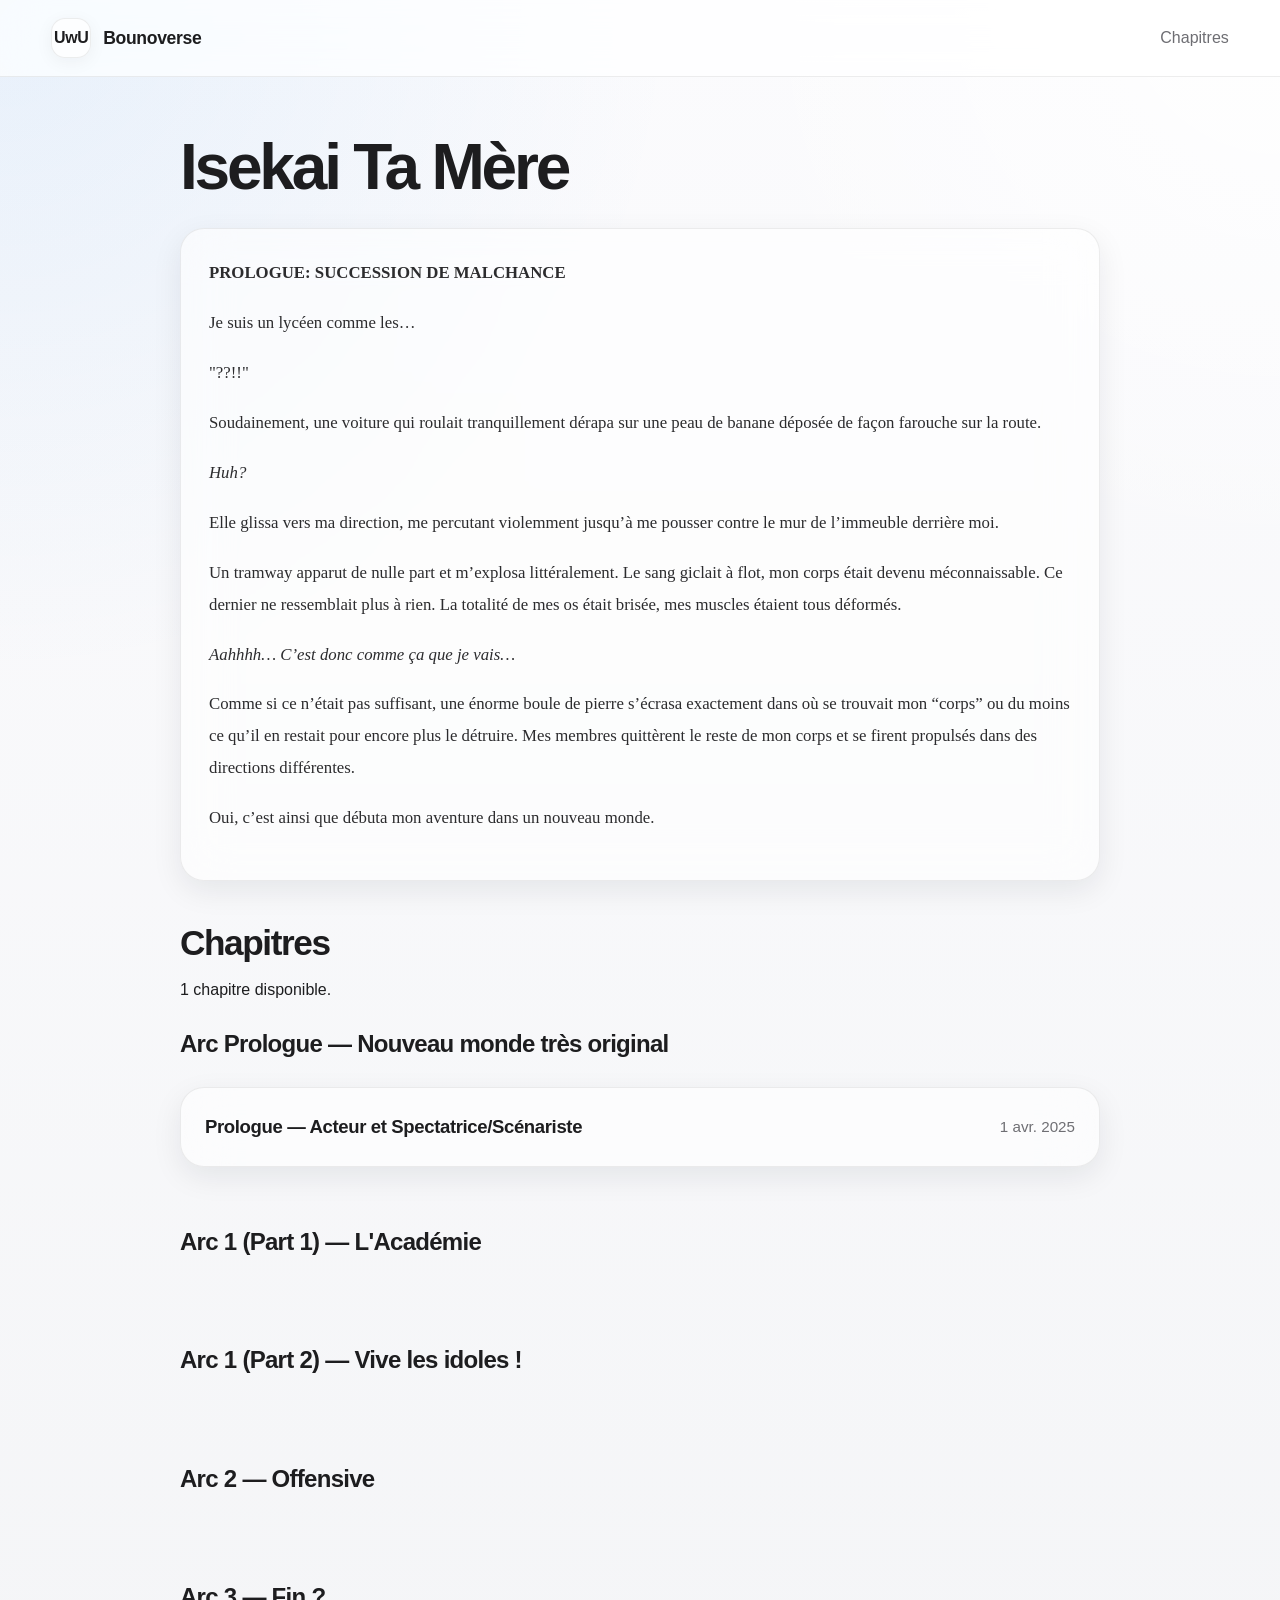
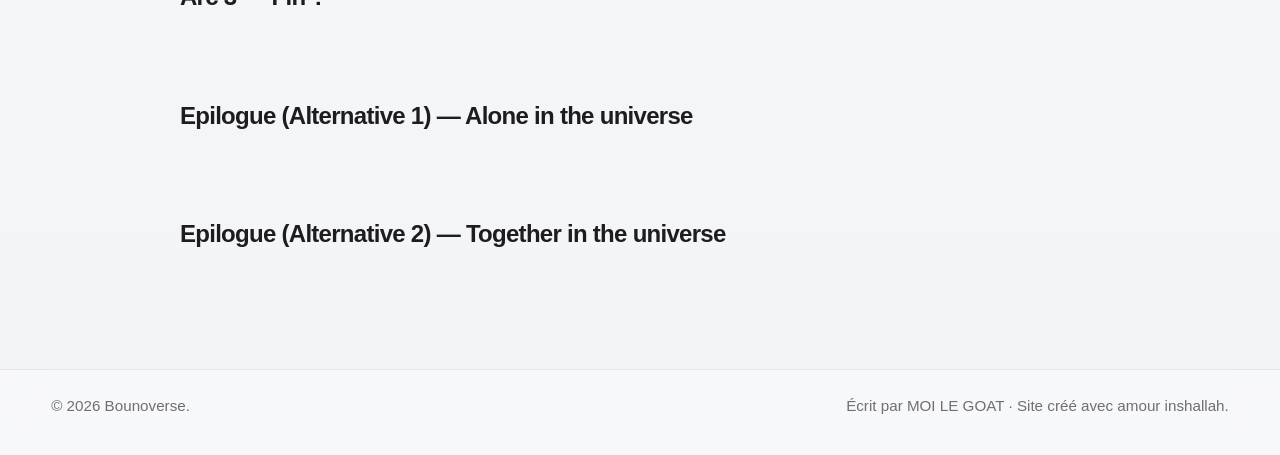
<file: index.html>
<!DOCTYPE html>
<html lang="fr">
<head>
  <meta charset="UTF-8" />
  <meta name="viewport" content="width=device-width, initial-scale=1.0" />
  <title>Bounoverse</title>
  <link rel="stylesheet" href="style.css" />
</head>
  
<body>
  <header>
    <div class="container nav">
      <a href="#" class="logo" onclick="goHome(); return false;">
        <span class="logo-mark">UwU</span>
        <span>Bounoverse</span>
      </a>

      <nav class="nav-links">
        <button class="link-button" type="button" onclick="goHomeAndScrollToChapters()">Chapitres</button>
      </nav>
    </div>
  </header>

  <main class="container main-shell">
    <section id="home-view" class="view">
      <div class="page-narrow">
        <section class="hero">
          <h1 id="story-title">Isekai Ta Mère</h1>
          <p id="story-subtitle">
          </p>

          <article class="hero-panel intro-box">
            <div class="reader-content no-padding">
              <div id="story-intro">Chargement…</div>
            </div>
          </article>
        </section>

        <section id="chapitres">
          <div class="section-head">
            <div>
              <h2>Chapitres</h2>
              <p id="chapters-count">Chargement des chapitres…</p>
            </div>
          </div>

          <div id="chapters-list" class="chapters-stack"></div>
          <p id="error-message" class="error-message hidden"></p>
        </section>
      </div>
    </section>

    <section id="chapter-view" class="view hidden">
      <div class="page-narrow">
        <div class="section-head">
          <div>
            <h2 id="chapter-story-title">Isekai Ta Mère</h2>
            <p id="chapter-subtitle">Chapitre</p>
          </div>
          <button class="btn btn-secondary" type="button" onclick="goHome()">← Retour</button>
        </div>

        <article class="reader single-reader">
          <div class="reader-content" id="chapter-content"></div>
        </article>

        <div class="hero-actions top-gap">
          <button class="btn btn-secondary" type="button" onclick="goHomeAndScrollToChapters()">Retour aux chapitres</button>
        </div>
      </div>
    </section>
  </main>

  <script src="app.js?v=5"></script>
  
  <footer class="site-footer">
    <div class="container footer-inner">
      <p>© 2026 Bounoverse.</p>
      <p>Écrit par MOI LE GOAT · Site créé avec amour inshallah.</p>
    </div>
  </footer>
</body>
</html>
</file>
<file: style.css>
:root {
  --bg: #f5f5f7;
  --panel: rgba(255, 255, 255, 0.58);
  --text: #1d1d1f;
  --muted: #6e6e73;
  --line: rgba(29, 29, 31, 0.08);
  --radius: 24px;
  --shadow: 0 10px 30px rgba(15, 23, 42, 0.08);
  --shadow-soft: 0 4px 18px rgba(15, 23, 42, 0.05);
  --max: 1200px;
}

* {
  margin: 0;
  padding: 0;
  box-sizing: border-box;
}

html {
  scroll-behavior: smooth;
}

body {
  font-family: -apple-system, BlinkMacSystemFont, "SF Pro Display", "SF Pro Text", "Helvetica Neue", Arial, sans-serif;
  background:
    radial-gradient(circle at top left, rgba(0, 113, 227, 0.08), transparent 28%),
    radial-gradient(circle at top right, rgba(255, 255, 255, 0.85), transparent 24%),
    linear-gradient(180deg, #fbfbfd 0%, #f3f4f6 100%);
  color: var(--text);
  line-height: 1.6;
  min-height: 100vh;
  -webkit-font-smoothing: antialiased;
  text-rendering: optimizeLegibility;
}

a {
  color: inherit;
  text-decoration: none;
}

button {
  font: inherit;
}

.container {
  width: min(92%, var(--max));
  margin: 0 auto;
}

.main-shell {
  padding-top: 36px;
  padding-bottom: 44px;
}

.page-narrow {
  max-width: 920px;
  margin: 0 auto;
}

.hidden {
  display: none !important;
}

header {
  position: sticky;
  top: 0;
  z-index: 50;
  backdrop-filter: saturate(180%) blur(22px);
  -webkit-backdrop-filter: saturate(180%) blur(22px);
  background: rgba(255, 255, 255, 0.72);
  border-bottom: 1px solid rgba(29, 29, 31, 0.08);
}

.nav {
  display: flex;
  align-items: center;
  justify-content: space-between;
  min-height: 76px;
  gap: 20px;
}

.logo {
  display: flex;
  align-items: center;
  gap: 12px;
  font-size: 1.1rem;
  font-weight: 700;
  letter-spacing: -0.02em;
}

.logo-mark {
  width: 40px;
  height: 40px;
  border-radius: 14px;
  display: grid;
  place-items: center;
  background: rgba(255, 255, 255, 0.72);
  border: 1px solid rgba(29, 29, 31, 0.08);
  box-shadow: var(--shadow-soft);
  font-size: 1rem;
}

.nav-links {
  display: flex;
  align-items: center;
  gap: 22px;
  color: var(--muted);
  font-weight: 500;
}

.link-button {
  background: transparent;
  border: none;
  color: inherit;
  cursor: pointer;
  padding: 0;
  transition: 0.2s ease;
}

.link-button:hover {
  color: var(--text);
}

.hero {
  padding-top: 22px;
}

.hero h1 {
  font-size: clamp(2.4rem, 5vw, 4.4rem);
  line-height: 1.02;
  letter-spacing: -0.05em;
  margin-bottom: 16px;
  font-weight: 700;
}

.hero p {
  color: var(--muted);
  font-size: 1.08rem;
}

.hero-actions {
  display: flex;
  flex-wrap: wrap;
  gap: 14px;
  margin-top: 22px;
}

.top-gap {
  margin-top: 28px;
}

.btn {
  display: inline-flex;
  align-items: center;
  justify-content: center;
  gap: 10px;
  min-height: 48px;
  padding: 0 22px;
  border-radius: 999px;
  font-weight: 600;
  transition: 0.2s ease;
  border: 1px solid transparent;
  cursor: pointer;
}

.btn-secondary {
  background: rgba(255, 255, 255, 0.72);
  border-color: var(--line);
  color: var(--text);
  box-shadow: var(--shadow-soft);
}

.btn-secondary:hover {
  background: rgba(255, 255, 255, 0.92);
  transform: translateY(-1px);
}

.hero-panel,
.novel-card,
.reader {
  background: var(--panel);
  border: 1px solid var(--line);
  border-radius: var(--radius);
  backdrop-filter: blur(24px);
  -webkit-backdrop-filter: blur(24px);
  box-shadow: var(--shadow);
}

.intro-box {
  margin-top: 28px;
  margin-bottom: 34px;
  padding: 28px;
}

.section-head {
  display: flex;
  align-items: end;
  justify-content: space-between;
  gap: 16px;
  margin-bottom: 22px;
}

.section-head h2 {
  font-size: clamp(1.55rem, 3vw, 2.2rem);
  margin-bottom: 6px;
  letter-spacing: -0.04em;
}

#chapitres {
  scroll-margin-top: 110px;
}

.chapters-stack {
  display: grid;
  grid-template-columns: 1fr;
  gap: 16px;
}

.arc-block + .arc-block {
  margin-top: 40px;
}

.arc-title {
  margin-bottom: 24px;
  font-size: 1.5rem;
  font-weight: 700;
  letter-spacing: -0.03em;
  color: var(--text);
}

.arc-chapters {
  display: grid;
  gap: 16px;
}

.novel-card {
  overflow: hidden;
  transition: 0.2s ease;
}

.novel-content {
  padding: 24px;
}

.chapter-row {
  display: flex;
  align-items: center;
  justify-content: space-between;
  gap: 18px;
}

.novel-content h3 {
  font-size: 1.16rem;
  letter-spacing: -0.02em;
}

.chapter-date {
  color: var(--muted);
  font-size: 0.95rem;
  white-space: nowrap;
  flex-shrink: 0;
}

.chapter-card-interactive {
  cursor: pointer;
}

.chapter-card-interactive:hover,
.chapter-card-interactive:focus-visible {
  background: rgba(230, 244, 255, 0.95);
  border-color: rgba(0, 113, 227, 0.22);
  box-shadow: 0 10px 24px rgba(0, 113, 227, 0.10);
  outline: none;
}

.chapter-card-interactive h3,
.chapter-card-interactive .chapter-date {
  transition: color 0.2s ease;
}

.chapter-card-interactive:hover h3,
.chapter-card-interactive:focus-visible h3,
.chapter-card-interactive:hover .chapter-date,
.chapter-card-interactive:focus-visible .chapter-date {
  color: #5ac8fa;
}

.reader {
  overflow: hidden;
  background: rgba(255, 255, 255, 0.76);
}

.single-reader {
  display: block;
}

.reader-content {
  padding: 34px;
}

.no-padding {
  padding: 0;
}

.reader-content p {
  color: #2c2c2e;
  margin-bottom: 18px;
  font-size: 1.05rem;
  line-height: 1.9;
  font-family: "Times New Roman", Times, serif;
}

#story-intro p {
  font-family: "Times New Roman", Times, serif;
}

.error-message {
  margin-top: 18px;
  color: #b3261e;
  background: rgba(255, 255, 255, 0.76);
  border: 1px solid rgba(179, 38, 30, 0.16);
  border-radius: 18px;
  padding: 14px 16px;
  box-shadow: var(--shadow-soft);
}

.chapter-image-block {
  margin: 28px 0;
}

.chapter-image {
  display: block;
  width: 100%;
  max-width: 760px;
  margin: 0 auto;
  border-radius: 18px;
  box-shadow: 0 10px 30px rgba(15, 23, 42, 0.12);
}

.chapter-image-caption {
  margin-top: 10px;
  text-align: center;
  color: var(--muted);
  font-size: 0.95rem;
  font-style: italic;
}

.spoiler-image-block {
  text-align: center;
}

.spoiler-image-button {
  min-height: 48px;
  padding: 0 22px;
  border-radius: 999px;
  border: 1px solid var(--line);
  background: rgba(255, 255, 255, 0.82);
  color: var(--text);
  font-weight: 600;
  cursor: pointer;
  box-shadow: var(--shadow-soft);
  transition: 0.2s ease;
}

.spoiler-image-button:hover {
  background: rgba(230, 244, 255, 0.95);
  border-color: rgba(0, 113, 227, 0.22);
  color: #0071e3;
}

.site-footer {
  margin-top: 48px;
  padding: 24px 0 36px;
  border-top: 1px solid rgba(29, 29, 31, 0.08);
  background: rgba(255, 255, 255, 0.35);
  backdrop-filter: blur(18px);
  -webkit-backdrop-filter: blur(18px);
}

.footer-inner {
  display: flex;
  justify-content: space-between;
  gap: 16px;
  flex-wrap: wrap;
}

.site-footer p {
  color: var(--muted);
  font-size: 0.95rem;
}

@media (max-width: 780px) {
  .nav {
    flex-direction: column;
    align-items: flex-start;
    padding: 14px 0;
  }

  .nav-links {
    flex-wrap: wrap;
    gap: 14px;
  }

  .section-head {
    flex-direction: column;
    align-items: flex-start;
  }

  .reader-content {
    padding: 24px;
  }

  .intro-box,
  .novel-content {
    padding: 20px;
  }

  .chapter-row {
    flex-direction: column;
    align-items: flex-start;
    gap: 8px;
  }

  .footer-inner {
    flex-direction: column;
    align-items: flex-start;
  }
}
</file>
